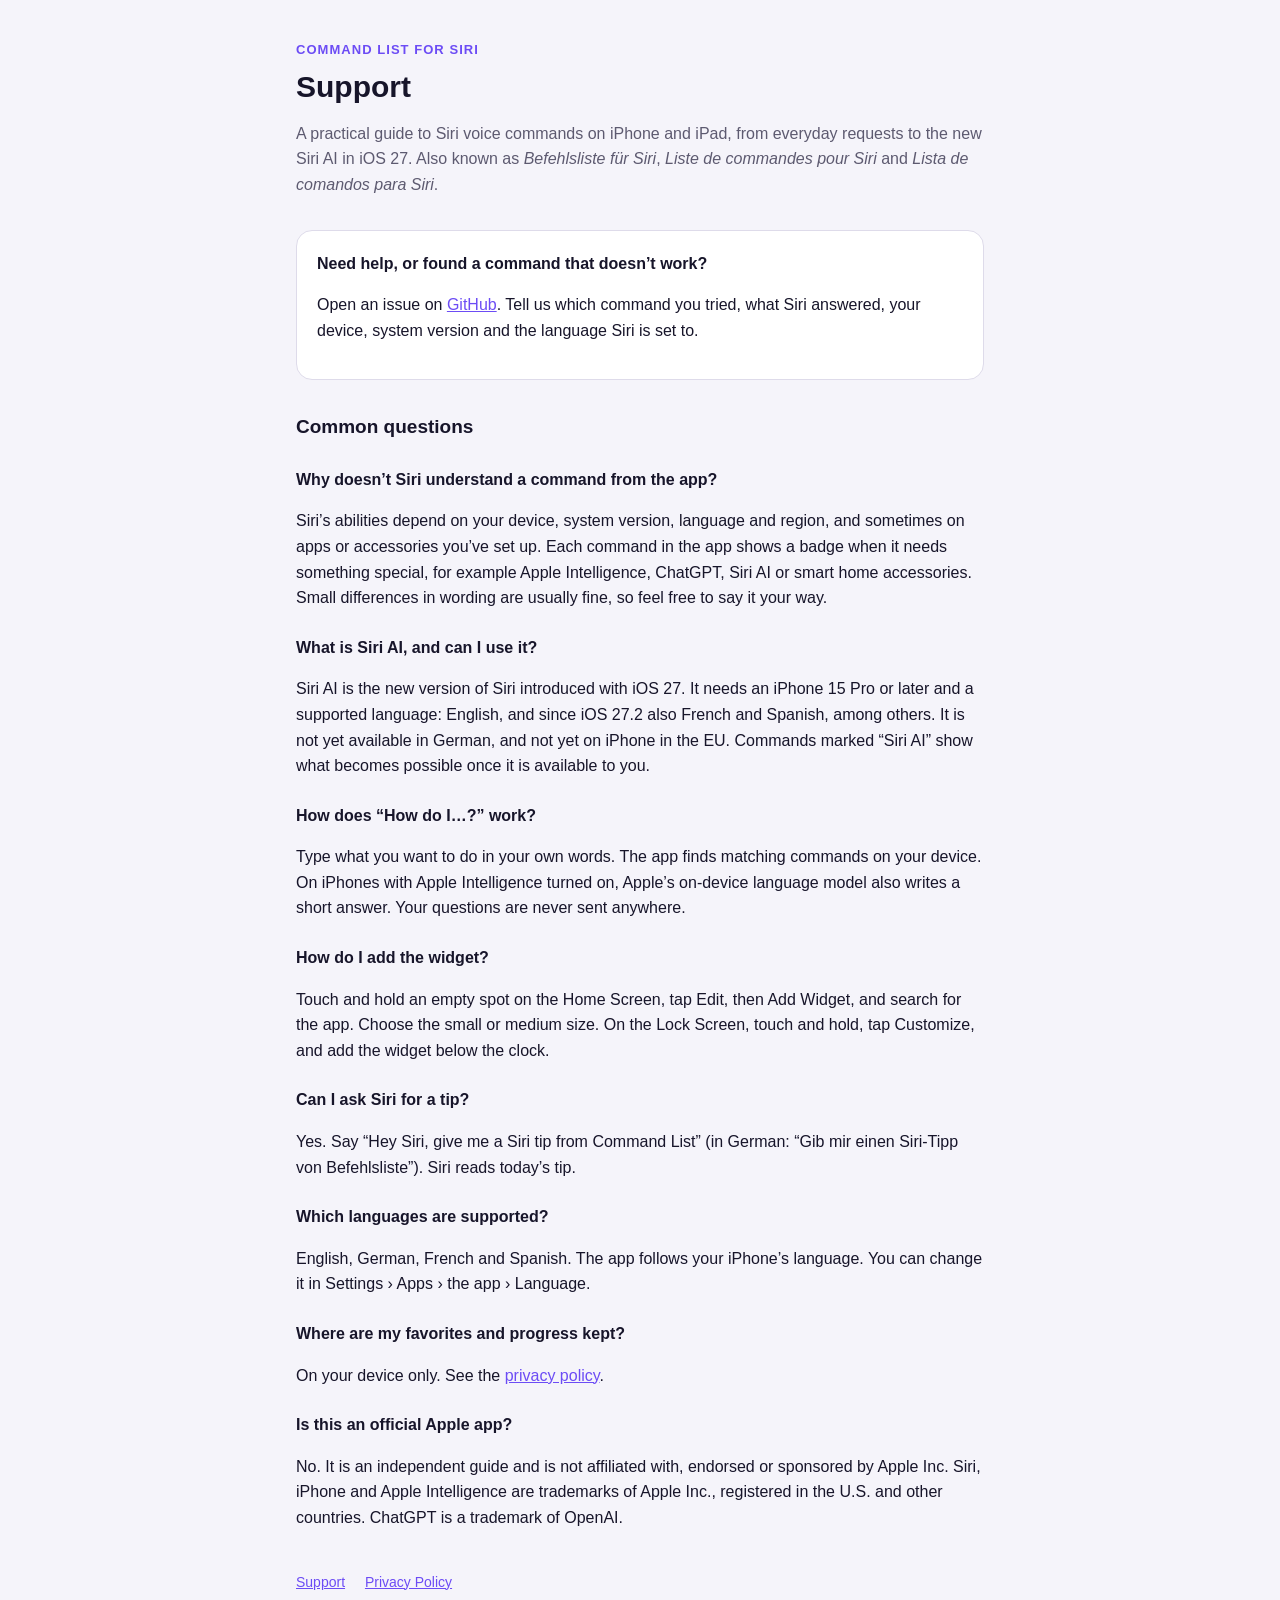
<file: index.html>
<!doctype html>
<html lang="en">
<head>
  <meta charset="utf-8">
  <meta name="viewport" content="width=device-width, initial-scale=1">
  <title>Command List for Siri – Support</title>
  <link rel="stylesheet" href="style.css">
</head>
<body>
<main>
  <header>
    <div class="brand">Command List for Siri</div>
    <h1>Support</h1>
    <p class="muted">A practical guide to Siri voice commands on iPhone and
      iPad, from everyday requests to the new Siri AI in iOS 27. Also known
      as <em>Befehlsliste für Siri</em>, <em>Liste de commandes pour Siri</em>
      and <em>Lista de comandos para Siri</em>.</p>
  </header>

  <div class="card">
    <strong>Need help, or found a command that doesn’t work?</strong>
    <p>
      Open an issue on
      <a href="https://github.com/arthuryess/siri-site/issues">GitHub</a>.
      Tell us which command you tried, what Siri answered, your device,
      system version and the language Siri is set to.
    </p>
  </div>

  <h2>Common questions</h2>

  <h3>Why doesn’t Siri understand a command from the app?</h3>
  <p>
    Siri’s abilities depend on your device, system version, language and
    region, and sometimes on apps or accessories you’ve set up. Each command
    in the app shows a badge when it needs something special, for example
    Apple Intelligence, ChatGPT, Siri AI or smart home accessories. Small
    differences in wording are usually fine, so feel free to say it your way.
  </p>

  <h3>What is Siri AI, and can I use it?</h3>
  <p>
    Siri AI is the new version of Siri introduced with iOS 27. It needs an
    iPhone 15 Pro or later and a supported language: English, and since
    iOS 27.2 also French and Spanish, among others. It is not yet available
    in German, and not yet on iPhone in the EU. Commands marked “Siri AI”
    show what becomes possible once it is available to you.
  </p>

  <h3>How does “How do I…?” work?</h3>
  <p>
    Type what you want to do in your own words. The app finds matching
    commands on your device. On iPhones with Apple Intelligence turned on,
    Apple’s on-device language model also writes a short answer. Your
    questions are never sent anywhere.
  </p>

  <h3>How do I add the widget?</h3>
  <p>
    Touch and hold an empty spot on the Home Screen, tap Edit, then Add
    Widget, and search for the app. Choose the small or medium size. On the
    Lock Screen, touch and hold, tap Customize, and add the widget below the
    clock.
  </p>

  <h3>Can I ask Siri for a tip?</h3>
  <p>
    Yes. Say “Hey Siri, give me a Siri tip from Command List” (in German:
    “Gib mir einen Siri-Tipp von Befehlsliste”). Siri reads today’s tip.
  </p>

  <h3>Which languages are supported?</h3>
  <p>
    English, German, French and Spanish. The app follows your iPhone’s
    language. You can change it in Settings › Apps › the app › Language.
  </p>

  <h3>Where are my favorites and progress kept?</h3>
  <p>
    On your device only. See the <a href="privacy.html">privacy policy</a>.
  </p>

  <h3>Is this an official Apple app?</h3>
  <p>
    No. It is an independent guide and is not affiliated with, endorsed or
    sponsored by Apple Inc. Siri, iPhone and Apple Intelligence are
    trademarks of Apple Inc., registered in the U.S. and other countries.
    ChatGPT is a trademark of OpenAI.
  </p>

  <nav>
    <a href="index.html">Support</a>
    <a href="privacy.html">Privacy Policy</a>
  </nav>
</main>
</body>
</html>
</file>
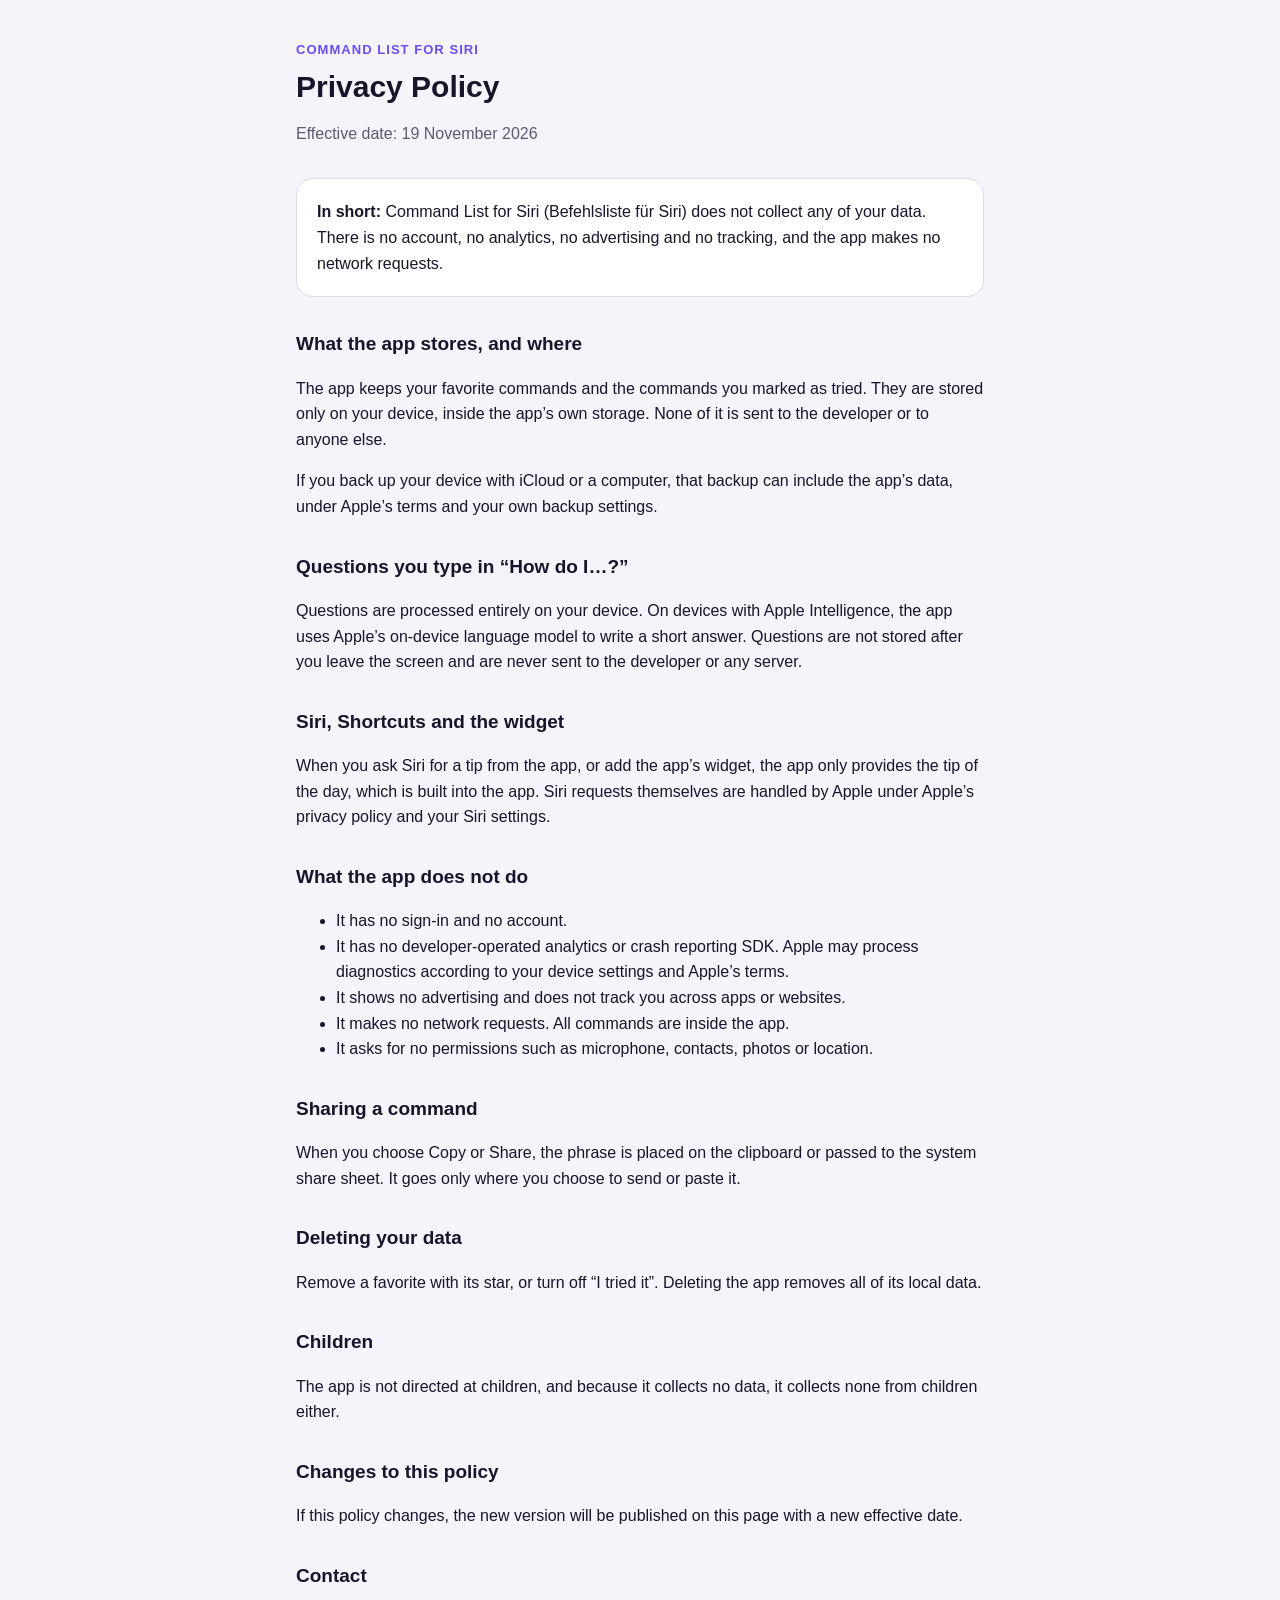
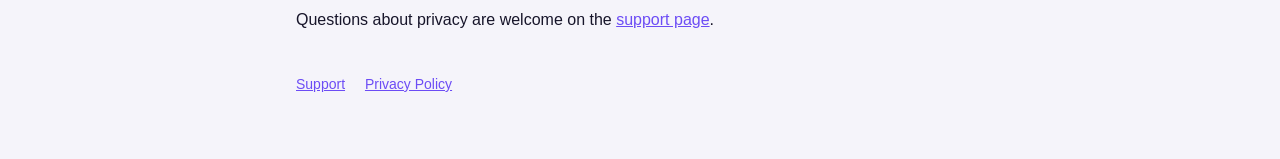
<file: privacy.html>
<!doctype html>
<html lang="en">
<head>
  <meta charset="utf-8">
  <meta name="viewport" content="width=device-width, initial-scale=1">
  <title>Command List for Siri – Privacy Policy</title>
  <link rel="stylesheet" href="style.css">
</head>
<body>
<main>
  <header>
    <div class="brand">Command List for Siri</div>
    <h1>Privacy Policy</h1>
    <p class="muted">Effective date: 19 November 2026</p>
  </header>

  <div class="card">
    <strong>In short:</strong> Command List for Siri (Befehlsliste für Siri)
    does not collect any of your data. There is no account, no analytics,
    no advertising and no tracking, and the app makes no network requests.
  </div>

  <h2>What the app stores, and where</h2>
  <p>
    The app keeps your favorite commands and the commands you marked as
    tried. They are stored only on your device, inside the app’s own
    storage. None of it is sent to the developer or to anyone else.
  </p>
  <p>
    If you back up your device with iCloud or a computer, that backup can
    include the app’s data, under Apple’s terms and your own backup
    settings.
  </p>

  <h2>Questions you type in “How do I…?”</h2>
  <p>
    Questions are processed entirely on your device. On devices with Apple
    Intelligence, the app uses Apple’s on-device language model to write a
    short answer. Questions are not stored after you leave the screen and
    are never sent to the developer or any server.
  </p>

  <h2>Siri, Shortcuts and the widget</h2>
  <p>
    When you ask Siri for a tip from the app, or add the app’s widget, the
    app only provides the tip of the day, which is built into the app.
    Siri requests themselves are handled by Apple under Apple’s privacy
    policy and your Siri settings.
  </p>

  <h2>What the app does not do</h2>
  <ul>
    <li>It has no sign-in and no account.</li>
    <li>It has no developer-operated analytics or crash reporting SDK.
      Apple may process diagnostics according to your device settings and
      Apple’s terms.</li>
    <li>It shows no advertising and does not track you across apps or
      websites.</li>
    <li>It makes no network requests. All commands are inside the app.</li>
    <li>It asks for no permissions such as microphone, contacts, photos or
      location.</li>
  </ul>

  <h2>Sharing a command</h2>
  <p>
    When you choose Copy or Share, the phrase is placed on the clipboard or
    passed to the system share sheet. It goes only where you choose to send
    or paste it.
  </p>

  <h2>Deleting your data</h2>
  <p>
    Remove a favorite with its star, or turn off “I tried it”. Deleting the
    app removes all of its local data.
  </p>

  <h2>Children</h2>
  <p>
    The app is not directed at children, and because it collects no data,
    it collects none from children either.
  </p>

  <h2>Changes to this policy</h2>
  <p>
    If this policy changes, the new version will be published on this page
    with a new effective date.
  </p>

  <h2>Contact</h2>
  <p>
    Questions about privacy are welcome on the
    <a href="index.html">support page</a>.
  </p>

  <nav>
    <a href="index.html">Support</a>
    <a href="privacy.html">Privacy Policy</a>
  </nav>
</main>
</body>
</html>
</file>
<file: style.css>
:root {
  --bg: #f5f4fa;
  --surface: #ffffff;
  --text: #17152a;
  --muted: #5d5a70;
  --accent: #6c4cf5;
  --border: #dedbea;
}
@media (prefers-color-scheme: dark) {
  :root {
    --bg: #121118;
    --surface: #1b1a24;
    --text: #ecebf3;
    --muted: #a7a4b8;
    --accent: #8b73ff;
    --border: #2d2b3a;
  }
}
* { box-sizing: border-box; }
body {
  margin: 0;
  background: var(--bg);
  color: var(--text);
  font: 16px/1.6 -apple-system, BlinkMacSystemFont, "Segoe UI", Roboto,
    Helvetica, Arial, sans-serif;
}
main {
  max-width: 720px;
  margin: 0 auto;
  padding: 40px 16px 64px;
}
header { margin-bottom: 32px; }
header .brand {
  color: var(--accent);
  font-weight: 800;
  letter-spacing: 0.08em;
  text-transform: uppercase;
  font-size: 13px;
}
h1 { font-size: 30px; line-height: 1.2; margin: 8px 0 4px; }
h2 { font-size: 19px; margin: 32px 0 8px; }
h3 { font-size: 16px; margin: 24px 0 4px; }
p, li { color: var(--text); }
.muted { color: var(--muted); }
.card {
  background: var(--surface);
  border: 1px solid var(--border);
  border-radius: 16px;
  padding: 20px;
  margin: 16px 0;
}
a { color: var(--accent); }
nav { margin-top: 40px; font-size: 14px; }
nav a { margin-right: 16px; }
</file>
